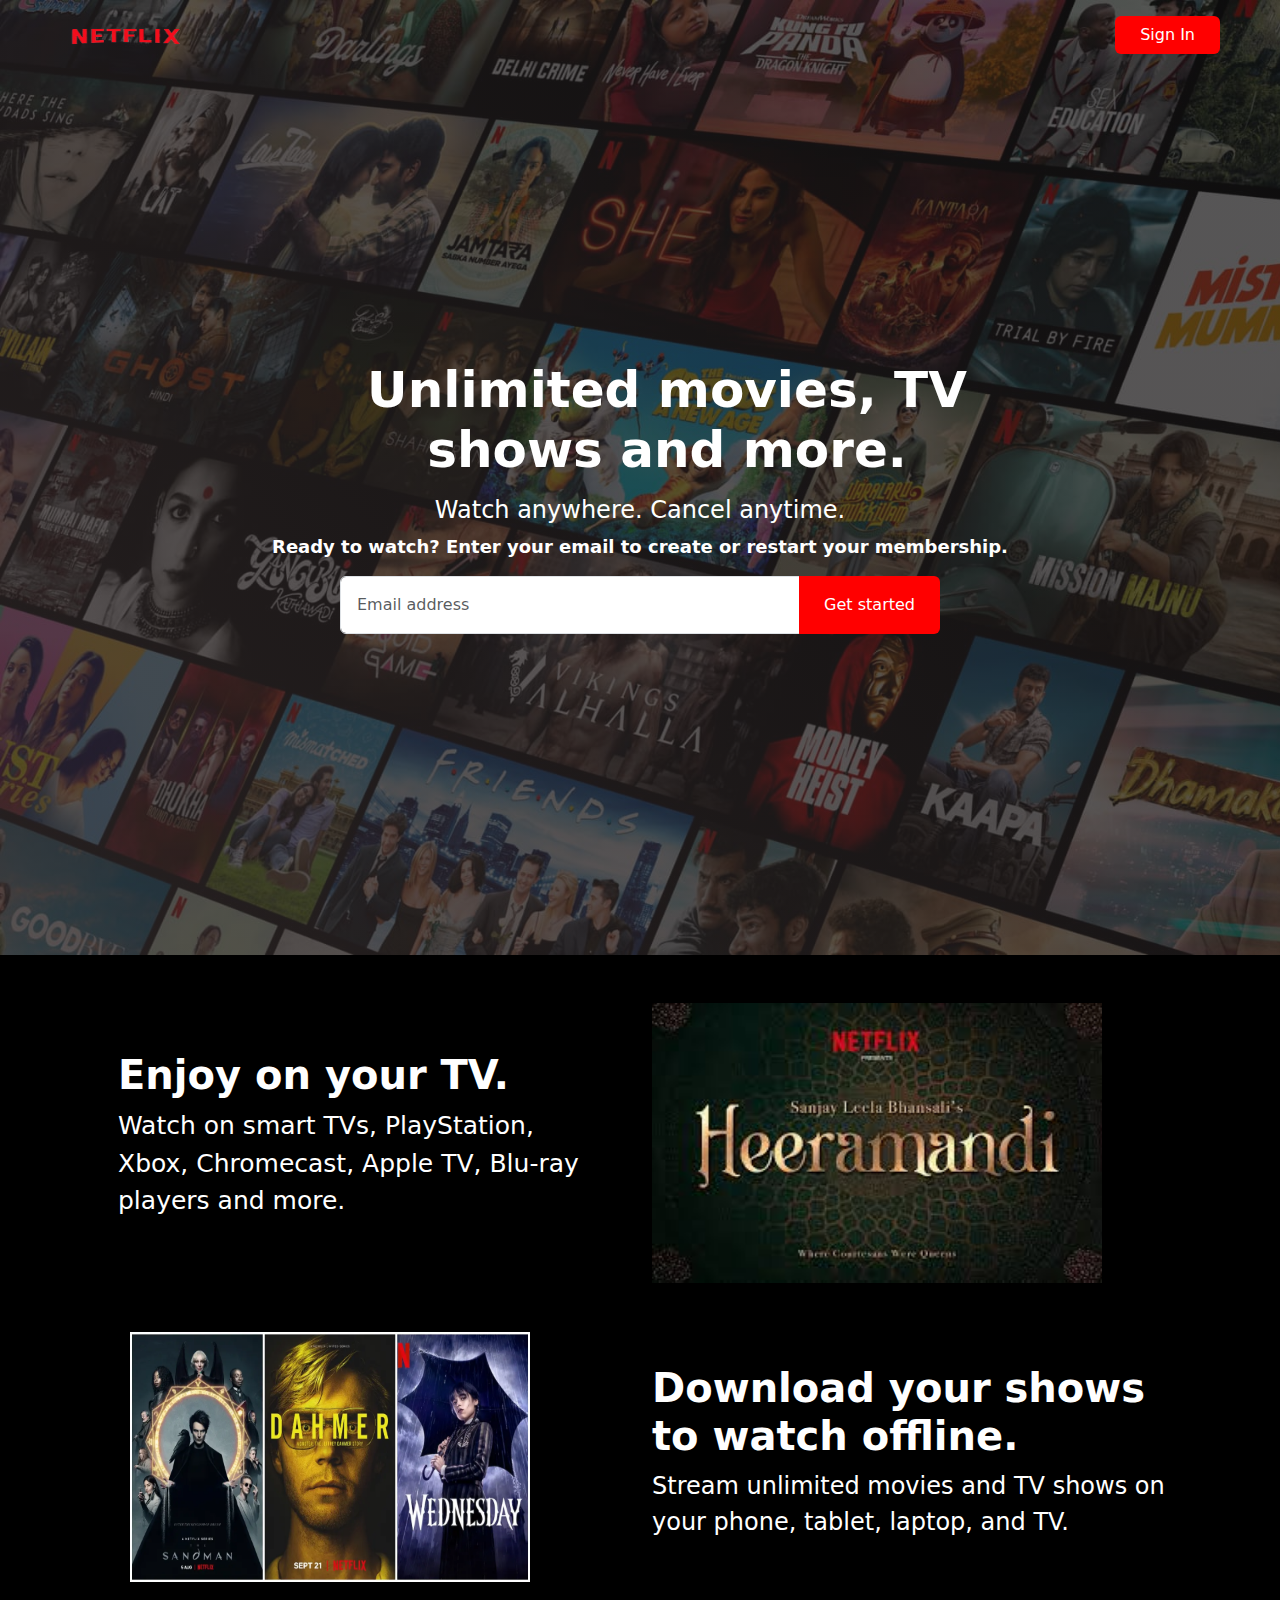
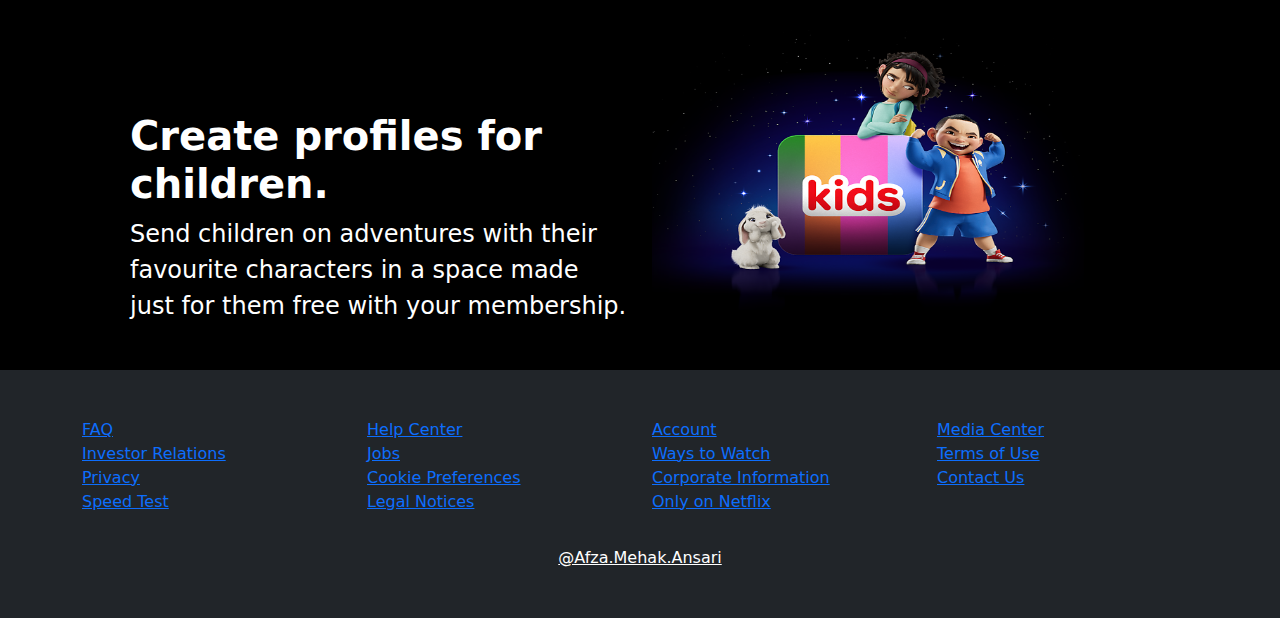
<file: index.html>
<!DOCTYPE html>
<html lang="en">

<head>
    <meta charset="UTF-8">
    <meta name="viewport" content="width=device-width, initial-scale=1.0">
    <title>Netflix</title>
    <link rel="stylesheet" href="style.css">
    <link href="https://cdn.jsdelivr.net/npm/bootstrap@5.3.3/dist/css/bootstrap.min.css" rel="stylesheet"
        integrity="sha384-QWTKZyjpPEjISv5WaRU9OFeRpok6YctnYmDr5pNlyT2bRjXh0JMhjY6hW+ALEwIH" crossorigin="anonymous">
</head>

<body>
    <!-- Home Section -->
    <div class="container-fluid background">
        <!-- Navbar-->
        <div class="d-flex justify-content-between">
            <div class="ms-5 mt-3 logo-custom">
                <img class="logo" src="assets/netflixlogo.png" width="132" height="39" alt="Netflix Logo">
            </div>
            <div class="me-5 mt-3">
                <button type="button" class="btn ps-4 pe-4" style="background-color: red; color: white;">Sign In</button>
            </div>
        </div>

        <!-- Home Section Content -->
        <div class="d-flex justify-content-center align-items-center home-content">
            <div class="home text-white text-center">
                <h1 class="heading-custom">Unlimited movies, TV <br> shows and more.</h1>
                <h4 class="mt-3">Watch anywhere. Cancel anytime.</h4>
                <p class="fw-bold">Ready to watch? Enter your email to create or restart your membership.</p>
                <div class="input-group mb-3 input-div">
                    <input id="channel" type="text" class="form-control p-3" placeholder="Email address" aria-label="Recipient's username" aria-describedby="basic-addon2">
                    <button type="button" class="btn ps-4 pe-4" style="background-color: red; color: white;">Get started</button>
                </div>
            </div>
        </div>
    </div>

    <!-- TV Section -->
    <div class="container-fluid bg-black text-white second-content">
        <div class="container">
            <div class="row">
                <div class="col-lg-6 col-12 mt-5 p-5">
                    <h2 class="fs-1 fw-bold">Enjoy on your TV.</h2>
                    <p style="font-size: 25px;">Watch on smart TVs, PlayStation, Xbox, Chromecast, Apple TV, Blu-ray players and more.</p>
                </div>
                <div class="col-lg-6 col-12 mt-5">
                    <img class="netflix-content" src="assets/netflixtv.jpeg" width="450" height="280" alt="TV Content">
                </div>
            </div>
        </div>
    </div>

    <!-- Offline section -->
    <div class="container-fluid bg-black text-white third-content">
        <div class="container">
            <div class="row">
                <div class="col-lg-6 col-12 mt-5 netflix-content">
                    <img class="ms-5" src="assets/netflix.webp" width="400" height="250" alt="Download Banner">
                </div>
                <div class="col-lg-6 col-12" style="margin-top: 80px;">
                    <h1>Download your shows <br> to watch offline.</h1>
                    <p class="fs-4">Stream unlimited movies and TV shows on <br> your phone, tablet, laptop, and TV.</p>
                </div>
            </div>
        </div>
    </div>

    <!-- Child Section -->
    <div class="container-fluid bg-black text-white forth-content">
        <div class="container">
            <div class="row">
                <div class="col-lg-6 col-12" style="margin-top: 130px; margin-bottom: 30px;">
                    <h1 class="ms-5">Create profiles for <br> children.</h1>
                    <p class="fs-4 ms-5">Send children on adventures with their favourite characters in a space made just for them free with your membership.</p>
                </div>
                <div class="col-lg-6 col-12 mt-5">
                    <img class="netflix-content" src="assets/netflixkids.png" width="450" height="280" alt="Kids Content">
                </div>
            </div>
        </div>
    </div>

    <!-- footer -->
    <footer class="bg-dark text-white pt-5 pb-5" id="footer">
        <div class="container">
            <div class="row justify-content-center">
                <div class="col-md-3 col-6">
                    <ul class="list-unstyled">
                        <li><a href="#">FAQ</a></li>
                        <li><a href="#">Investor Relations</a></li>
                        <li><a href="#">Privacy</a></li>
                        <li><a href="#">Speed Test</a></li>
                    </ul>
                </div>
                <div class="col-md-3 col-6">
                    <ul class="list-unstyled">
                        <li><a href="#">Help Center</a></li>
                        <li><a href="#">Jobs</a></li>
                        <li><a href="#">Cookie Preferences</a></li>
                        <li><a href="#">Legal Notices</a></li>
                    </ul>
                </div>
                <div class="col-md-3 col-6">
                    <ul class="list-unstyled">
                        <li><a href="#">Account</a></li>
                        <li><a href="#">Ways to Watch</a></li>
                        <li><a href="#">Corporate Information</a></li>
                        <li><a href="#">Only on Netflix</a></li>
                    </ul>
                </div>
                <div class="col-md-3 col-6">
                    <ul class="list-unstyled">
                        <li><a href="#">Media Center</a></li>
                        <li><a href="#">Terms of Use</a></li>
                        <li><a href="#">Contact Us</a></li>
                    </ul>
                </div>
            </div>
            <div class="text-center mt-3">
                <a href="https://www.linkedin.com/in/afza-mehak-10947b287/" class="text-white">@Afza.Mehak.Ansari</a>
            </div>
        </div>
    </footer>

    <script src="https://cdn.jsdelivr.net/npm/bootstrap@5.3.3/dist/js/bootstrap.bundle.min.js" integrity="sha384-YvpcrYf0tY3lHB60NNkmXc5s9fDVZLESaAA55NDzOxhy9GkcIdslK1eN7N6jIeHz" crossorigin="anonymous"></script>
</body>

</html>
</file>
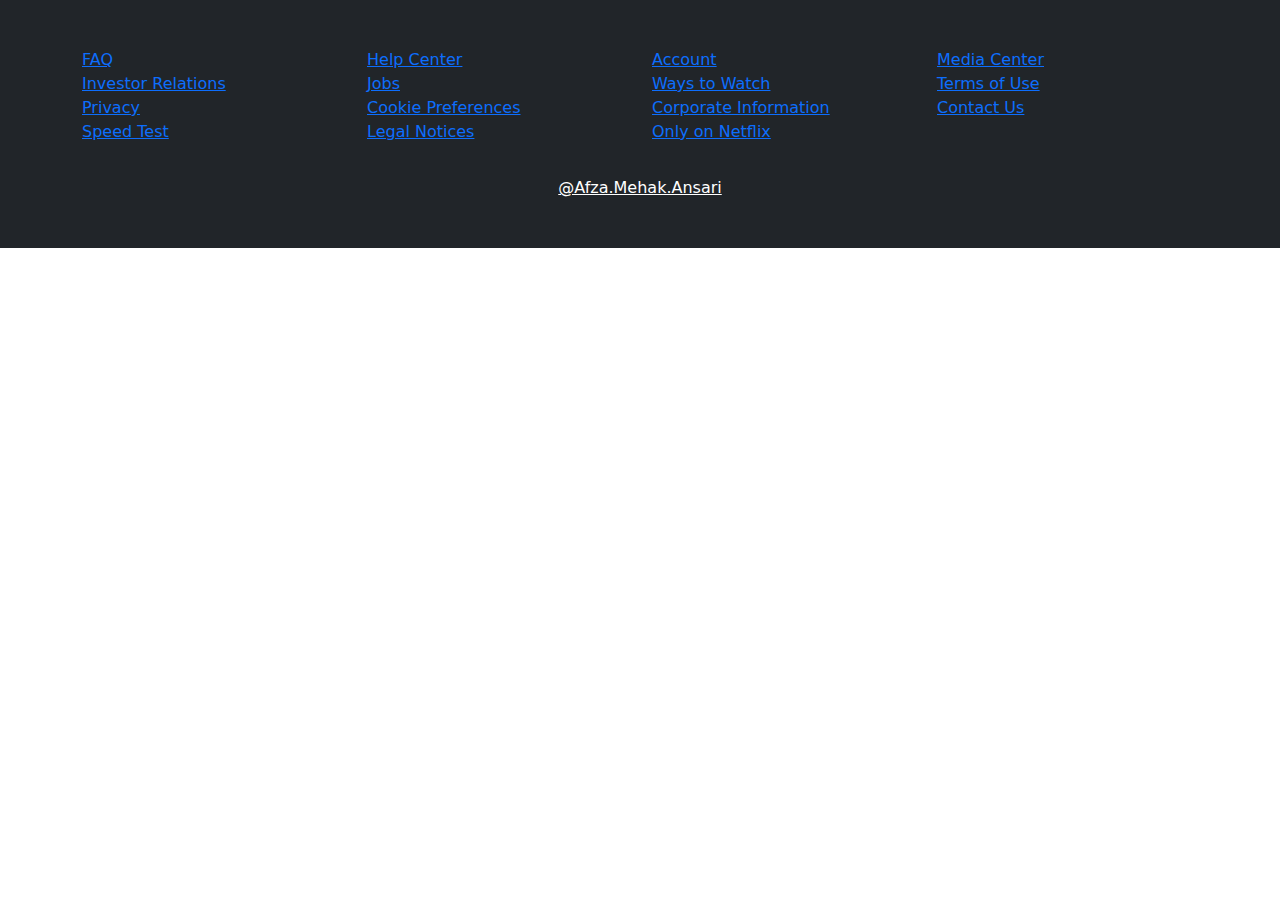
<file: netflix.html>
<!DOCTYPE html>
<html lang="en">
<head>
    <meta charset="UTF-8">
    <meta name="viewport" content="width=device-width, initial-scale=1.0">
    <title>Netflix</title>
    <link rel="stylesheet" href="style.css">
    <link href="https://cdn.jsdelivr.net/npm/bootstrap@5.3.3/dist/css/bootstrap.min.css" rel="stylesheet"
        integrity="sha384-QWTKZyjpPEjISv5WaRU9OFeRpok6YctnYmDr5pNlyT2bRjXh0JMhjY6hW+ALEwIH" crossorigin="anonymous">
</head>
<body>
    <!-- Content sections... -->

    <!-- Footer -->
    <footer class="bg-dark text-white pt-5 pb-5" id="footer">
        <div class="container">
            <div class="row">
                <div class="col-md-3 col-6">
                    <ul class="list-unstyled">
                        <li><a href="#">FAQ</a></li>
                        <li><a href="#">Investor Relations</a></li>
                        <li><a href="#">Privacy</a></li>
                        <li><a href="#">Speed Test</a></li>
                    </ul>
                </div>
                <div class="col-md-3 col-6">
                    <ul class="list-unstyled">
                        <li><a href="#">Help Center</a></li>
                        <li><a href="#">Jobs</a></li>
                        <li><a href="#">Cookie Preferences</a></li>
                        <li><a href="#">Legal Notices</a></li>
                    </ul>
                </div>
                <div class="col-md-3 col-6">
                    <ul class="list-unstyled">
                        <li><a href="#">Account</a></li>
                        <li><a href="#">Ways to Watch</a></li>
                        <li><a href="#">Corporate Information</a></li>
                        <li><a href="#">Only on Netflix</a></li>
                    </ul>
                </div>
                <div class="col-md-3 col-6">
                    <ul class="list-unstyled">
                        <li><a href="#">Media Center</a></li>
                        <li><a href="#">Terms of Use</a></li>
                        <li><a href="#">Contact Us</a></li>
                    </ul>
                </div>
            </div>
            <div class="text-center mt-3">
                <a href="https://www.linkedin.com/in/afza-mehak-10947b287/" class="text-white">@Afza.Mehak.Ansari</a>
            </div>
        </div>
    </footer>
    <script src="https://cdn.jsdelivr.net/npm/bootstrap@5.3.3/dist/js/bootstrap.bundle.min.js"
        integrity="sha384-YvpcrYf0tY3lHB60NNkmXc5s9fDVZLESaAA55NDzOxhy9GkcIdslK1eN7N6jIeHz" crossorigin="anonymous">
    </script>
</body>
</html>
</file>
<file: style.css>
* {
  margin: 0;
  padding: 0;
  box-sizing: border-box;
}

/* Background Section */
.background {
  background-image: linear-gradient(
      45deg,
      rgb(51 43 43 / 75%),
      rgb(20 19 20 / 61%)
    ),
    url(assets/backgroundimage.jpg);
  max-height: 100%;
  background-repeat: no-repeat;
  background-size: cover;
}

/* Navbar */
.logo-custom {
  margin-left: 12px;
}

/* Home Content */
.home-content {
  height: 100vh;
  display: flex;
  justify-content: center;
  align-items: center;
}

.home-content .heading-custom {
  color: white;
  font-size: 3.125rem;
  font-weight: bold;
  padding-left: 54px;
}

.home-content p {
  font-size: 18px;
}

.input-div {
  max-width: 600px;
  margin: 0 auto;
}

.input-group .form-control {
  padding: 1rem;
}

/* TV Section */
.second-content {
  background-color: black;
  color: white;
}

.second-content h2 {
  font-size: 3rem;
  font-weight: bold;
}

.second-content p {
  font-size: 25px;
}

/* Offline Section */
.third-content {
  background-color: black;
  color: white;
}

.third-content h1 {
  font-size: 2.5rem;
  font-weight: bold;
}

.third-content p {
  font-size: 1.25rem;
}

.netflix-content {
  transition: 0.5s;
}

.netflix-content:hover {
  transform: scale(1.1);
  cursor: pointer;
}

/* Child Section */
.forth-content {
  background-color: black;
  color: white;
}

.forth-content h1 {
  font-size: 2.5rem;
  font-weight: bold;
}

.forth-content p {
  font-size: 1.25rem;
}

/* Footer */
#footer {
  background-color: #343a40;
  color: white;
  padding-top: 3rem;
  padding-bottom: 3rem;
}

.footer ul li {
  list-style: none;
}

.footer a {
  color: white;
}

.footer a:hover {
  color: #ccc;
}

.footer .text-center {
  margin-top: 1rem;
}

/* Media Queries */
@media only screen and (max-width: 768px) {
  /* Navbar adjustments */
  .logo-custom {
    margin-left: 12px !important;
  }

  /* Home Content Media Queries */
  .home-content .heading-custom {
    text-align: center;
    padding-left: 0;
    font-size: 2rem;
  }

  .home-content p {
    text-align: center;
  }

  .home-content .input-div {
    width: 100%;
    margin: 0 auto;
  }

  /* Second Section */
  .second-content img {
    margin-bottom: 30px;
  }

  .second-content p,
  .third-content p,
  .forth-content p {
    font-size: 15px !important;
  }

  .second-content p,
  .second-content h2 {
    text-align: center;
  }

  .second-content .row div:nth-child(2) {
    margin-top: 0 !important;
  }

  .second-content img {
    width: 100%;
    height: auto;
  }

  /* Third Section */
  .third-content h1,
  .third-content p {
    text-align: center;
  }

  .third-content .row {
    flex-direction: column-reverse;
  }

  .third-content img {
    width: 100%;
    height: auto;
    margin-left: 0 !important;
  }

  /* Fourth Section */
  .forth-content h1,
  .forth-content p {
    text-align: center;
    margin-left: 0 !important;
  }

  .forth-content img {
    width: 100%;
    height: auto;
  }

  /* Footer */
  .footer .row {
    flex-direction: column;
  }

  .footer .row div {
    text-align: center;
  }

  .footer .footer-small {
    margin: 20px auto;
  }

  .footer-small li {
    font-size: 20px;
  }

  .footer .developer-custom {
    font-size: 30px;
    font-family: "Gill Sans", "Gill Sans MT", Calibri, "Trebuchet MS", sans-serif;
    color: white;
  }

  .footer .developer-custom:hover {
    color: white;
  }

  ol, ul {
    padding-left: 0 !important;
  }
}

@media only screen and (min-width: 768px) and (max-width: 1024px) {
  /* Second Section */
  .second-content .row div:nth-child(2),
  .forth-content .row div:nth-child(2) {
    text-align: center;
  }

  /* Third Section */
  .third-content .netflix-content {
    margin-left: 0;
    text-align: center;
  }

  /* Footer */
  .footer .row div {
    text-align: center;
  }
}
</file>
